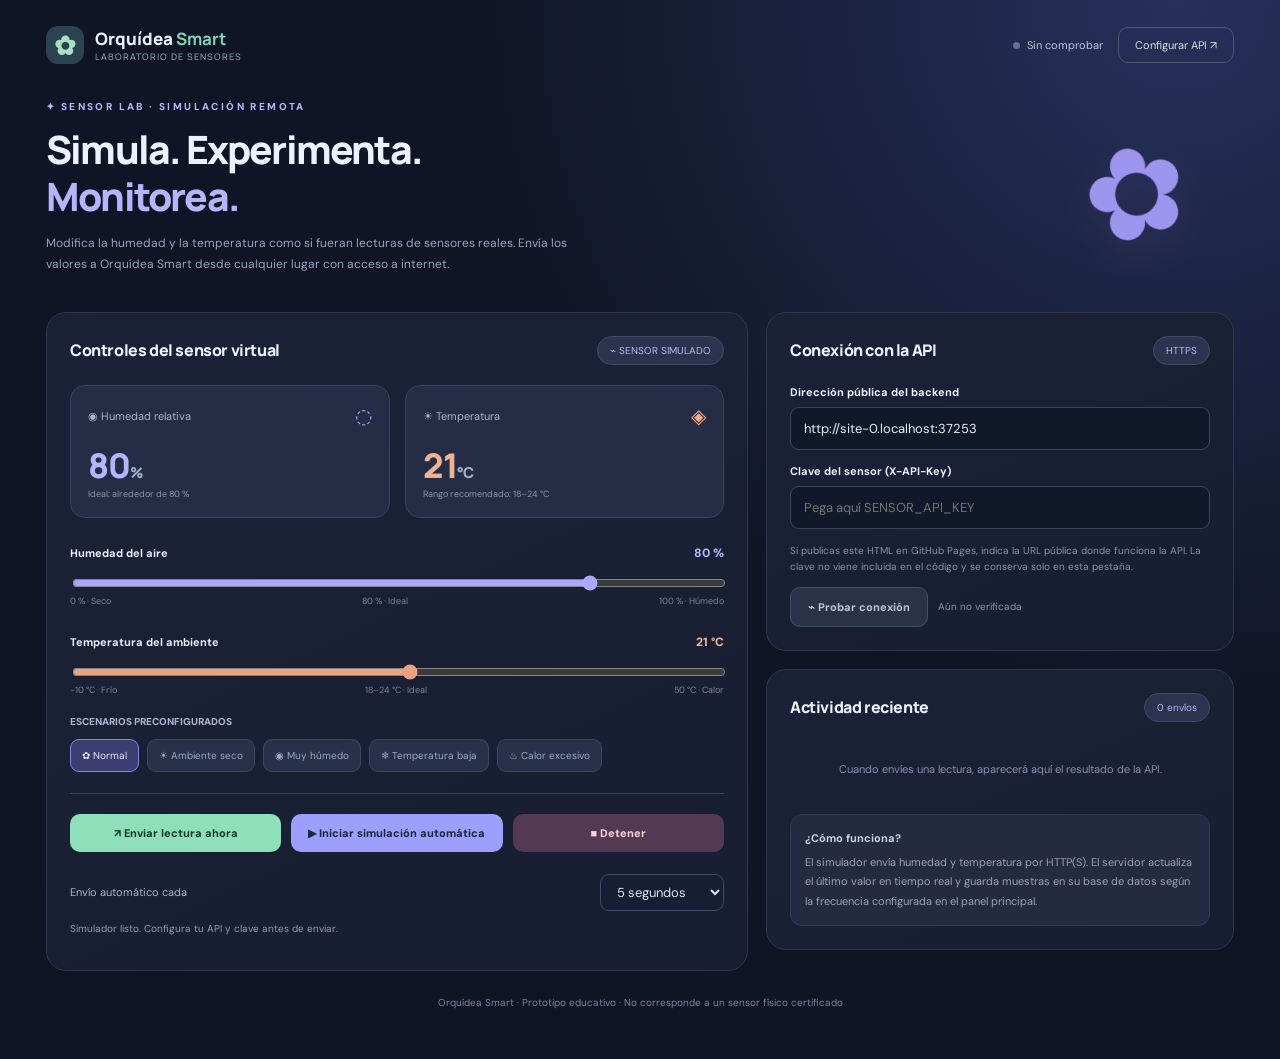
<file: simulador_publico/index.html>
<!doctype html>
<html lang="es">
<head>
<meta charset="UTF-8"><meta name="viewport" content="width=device-width,initial-scale=1">
<meta name="theme-color" content="#161d35"><title>Simulador de sensores | Orquídea Smart</title>
<style>
@import url('https://fonts.googleapis.com/css2?family=DM+Sans:wght@400;500;600;700&family=Manrope:wght@400;500;600;700;800&display=swap');
:root{--blue:#9faafc;--lavender:#d9c2ff;--mint:#81d9bb;--bg:#101525;--card:#1a2034;--line:#30374d;--muted:#939fb9;--text:#eef1ff}*{box-sizing:border-box}body{margin:0;background:radial-gradient(circle at 92% 0%,#26305b 0%,#101525 45%);color:var(--text);font-family:'DM Sans',Arial,sans-serif;font-size:13px;min-height:100vh}button,input,select{font:inherit}button{cursor:pointer}a{color:inherit;text-decoration:none}.page{max-width:1240px;margin:auto;padding:26px 26px 50px}.top{display:flex;align-items:center;justify-content:space-between;gap:14px;margin-bottom:36px}.brand{display:flex;align-items:center;gap:11px;font-family:Manrope;font-size:17px;font-weight:800}.brand b{color:var(--mint)}.brand-mark{width:38px;height:38px;display:grid;place-items:center;background:#2b4250;border-radius:12px;font-size:26px;color:#a9dfc4}.top-actions{display:flex;align-items:center;gap:15px;font-size:11px;color:#a7b2cb}.link{padding:10px 16px;border:1px solid #50586b;border-radius:10px;color:#d0e6df}.badge{display:flex;align-items:center;gap:7px;color:#c0c9df}.badge i{height:7px;width:7px;border-radius:50%;background:#64728a}.badge.connected i{background:#5ddb9b;box-shadow:0 0 0 4px #5ddb9b14}.intro{display:flex;justify-content:space-between;gap:25px;align-items:center;margin-bottom:24px}.eyebrow{font-weight:800;letter-spacing:2.4px;font-size:10px;color:#b2b8ff}.intro h1{font:800 39px/1.2 Manrope,sans-serif;letter-spacing:-1.8px;margin:13px 0}.intro h1 span{color:#b8b3fa}.intro p{color:#98a5bf;font-size:12px;line-height:1.8;max-width:540px}.intro-art{font-size:125px;transform:rotate(-18deg);filter:drop-shadow(0 14px 16px #9d71c21a);color:#9d95ee;margin-right:45px}.grid{display:grid;grid-template-columns:minmax(0,1.5fr) minmax(320px,1fr);gap:18px}.panel{background:linear-gradient(155deg,#1b2237,#181e31);border:1px solid var(--line);border-radius:20px;padding:23px}.panel-title{display:flex;justify-content:space-between;align-items:center;gap:12px;margin-bottom:20px}h2{font:800 16px Manrope,sans-serif;letter-spacing:-.4px;margin:0}.small-label{font-size:10px;color:#94a0bb}.pill{background:#2d334e;color:#b5baf8;border:1px solid #414a68;font-size:10px;border-radius:99px;padding:7px 12px}.connection-form label,.slider-head label{font-weight:700;display:block;font-size:11px}.connection-form input{display:block;width:100%;background:#11182a;color:#e8edfa;border:1px solid #3a455d;padding:12px 13px;margin:8px 0 14px;border-radius:9px;outline:0}.connection-form input:focus{border-color:#9caaf1}.connection-form small{display:block;color:#8794ac;font-size:10px;line-height:1.6;margin-bottom:12px}.row{display:flex;gap:10px;align-items:center}.btn{border:0;border-radius:10px;padding:12px 17px;background:#9d9ffd;color:#1e2540;font-size:11px;font-weight:800}.btn:hover{filter:brightness(1.1)}.btn.secondary{background:#293248;color:#b7c5dc;border:1px solid #44506a}.btn.mint{background:#8fdfbb;color:#113a2d}.btn.danger{background:#533a52;color:#ffcfdf}.btn.full{width:100%}.field-note{font-size:10px;color:#8996b1}.sensor-grid{display:grid;grid-template-columns:1fr 1fr;gap:15px}.sensor{border:1px solid #384361;background:#252c45;padding:17px;border-radius:15px}.sensor .sensor-head{display:flex;align-items:center;justify-content:space-between;font-size:11px;color:#a9b5cc}.sensor .sensor-icon{font-size:20px;color:#9daaf4}.sensor.temp .sensor-icon{color:#f4aa85}.sensor-value{font:800 34px Manrope,sans-serif;letter-spacing:-1px;margin-top:13px}.sensor-value small{font-size:15px;color:#a7b4ce}.sensor-foot{font-size:9px;color:#8799b1}.sensor.temp .sensor-value{color:#f1b28d}.sensor.hum .sensor-value{color:#b5b5ff}.control-group{margin-top:27px}.slider-head{display:flex;justify-content:space-between;align-items:center;margin-bottom:12px}.slider-head output{color:#b5b5ff;font-weight:800;font-size:12px}.slider-head.temp output{color:#efb798}input[type=range]{width:100%;accent-color:#aca7ff;cursor:pointer}input[type=range].hot{accent-color:#eaa37d}.scale{display:flex;justify-content:space-between;font-size:9px;color:#77869f}.scenarios{margin-top:19px}.scenarios .label{font-size:10px;font-weight:800;margin-bottom:11px;color:#aab5cf}.presets{display:flex;flex-wrap:wrap;gap:8px}.preset{background:#283149;color:#9ba9c8;border:1px solid #3b4661;padding:9px 11px;border-radius:9px;font-size:10px}.preset.active{background:#3b3d70;border-color:#8083e9;color:#e6e7ff}.send-panel{margin-top:21px;padding-top:20px;border-top:1px solid #38415a;display:flex;gap:10px}.send-panel button{flex:1}.simulation-settings{display:flex;justify-content:space-between;align-items:center;gap:15px;margin-top:22px}.simulation-settings label{font-size:11px;color:#aab6d1}.simulation-settings select{background:#151e32;color:#dbe2f4;border:1px solid #3e4c66;padding:8px 12px;border-radius:9px;max-width:140px}.indicator{font-size:10px;color:#90a0b5;padding:11px 0;min-height:36px}.log-list{display:grid;gap:9px;max-height:280px;overflow:auto}.log-entry{display:flex;gap:10px;align-items:center;justify-content:space-between;padding:11px;border-radius:10px;background:#232d42;color:#b6c3da;font-size:10px}.log-entry b{color:#8ce0bb}.log-entry.fail b{color:#ffb8ae}.log-entry .reading{color:#d1d8ec}.log-empty{color:#8493ae;font-size:11px;padding:20px;text-align:center}.tips{font-size:11px;color:#96a6bc;line-height:1.75;background:#232a42;border:1px solid #333b53;border-radius:12px;padding:14px;margin-top:18px}.tips strong{display:block;color:#cad4ee;margin-bottom:5px}.tips p{margin:0}.sidebar-stack{display:grid;gap:18px;align-content:start}.footer{margin-top:25px;color:#7887a1;text-align:center;font-size:10px}@media(max-width:900px){.grid{grid-template-columns:1fr}.intro-art{font-size:85px;margin-right:0}}@media(max-width:600px){.page{padding:16px}.intro h1{font-size:28px}.intro-art{display:none}.panel{padding:17px}.top{margin-bottom:22px}.top-actions{gap:8px}.link{padding:9px;font-size:10px}.sensor-grid{gap:9px}.sensor{padding:12px}.sensor-value{font-size:28px}.send-panel{flex-wrap:wrap}.send-panel button{flex:1 1 130px}.brand{font-size:14px}.top-actions .badge{display:none}}
</style></head>
<body>
<div class="page">
<header class="top"><a class="brand" href="#"><span class="brand-mark">✿</span><span>Orquídea <b>Smart</b><small style="display:block;font-size:9px;font-weight:500;letter-spacing:1px;color:#8d9eb0">LABORATORIO DE SENSORES</small></span></a><div class="top-actions"><span class="badge" id="connectionBadge"><i></i><span>Sin comprobar</span></span><a href="#conexion" class="link">Configurar API ↗</a></div></header>
<section class="intro"><div><div class="eyebrow">✦ SENSOR LAB · SIMULACIÓN REMOTA</div><h1>Simula. Experimenta.<br><span>Monitorea.</span></h1><p>Modifica la humedad y la temperatura como si fueran lecturas de sensores reales. Envía los valores a Orquídea Smart desde cualquier lugar con acceso a internet.</p></div><div class="intro-art" aria-hidden="true">✿</div></section>
<div class="grid">
  <div><section class="panel"><div class="panel-title"><h2>Controles del sensor virtual</h2><span class="pill">⌁ SENSOR SIMULADO</span></div>
    <div class="sensor-grid"><div class="sensor hum"><div class="sensor-head"><span>◉ Humedad relativa</span><span class="sensor-icon">◌</span></div><div class="sensor-value"><span id="humDisplay">80</span><small>%</small></div><div class="sensor-foot">Ideal: alrededor de 80 %</div></div><div class="sensor temp"><div class="sensor-head"><span>☀ Temperatura</span><span class="sensor-icon">◈</span></div><div class="sensor-value"><span id="tempDisplay">21</span><small>°C</small></div><div class="sensor-foot">Rango recomendado: 18–24 °C</div></div></div>
    <div class="control-group"><div class="slider-head"><label for="humidity">Humedad del aire</label><output id="humOutput">80 %</output></div><input id="humidity" type="range" min="0" max="100" step="1" value="80"><div class="scale"><span>0 % · Seco</span><span>80 % · Ideal</span><span>100 % · Húmedo</span></div></div>
    <div class="control-group"><div class="slider-head temp"><label for="temperature">Temperatura del ambiente</label><output id="tempOutput">21 °C</output></div><input id="temperature" class="hot" type="range" min="-10" max="50" step="0.5" value="21"><div class="scale"><span>-10 °C · Frío</span><span>18–24 °C · Ideal</span><span>50 °C · Calor</span></div></div>
    <div class="scenarios"><div class="label">ESCENARIOS PRECONFIGURADOS</div><div class="presets"><button class="preset active" type="button" data-h="80" data-t="21">✿ Normal</button><button class="preset" type="button" data-h="43" data-t="22">☀ Ambiente seco</button><button class="preset" type="button" data-h="95" data-t="22">◉ Muy húmedo</button><button class="preset" type="button" data-h="80" data-t="12">❄ Temperatura baja</button><button class="preset" type="button" data-h="79" data-t="33">♨ Calor excesivo</button></div></div>
    <div class="send-panel"><button id="sendOnce" class="btn mint" type="button">↗ Enviar lectura ahora</button><button id="autoStart" class="btn" type="button">▶ Iniciar simulación automática</button><button id="autoStop" class="btn danger" type="button" disabled>■ Detener</button></div>
    <div class="simulation-settings"><label for="interval">Envío automático cada</label><select id="interval"><option value="3">3 segundos</option><option value="5" selected>5 segundos</option><option value="10">10 segundos</option><option value="30">30 segundos</option><option value="60">60 segundos</option></select></div>
    <div class="indicator" id="indicator" role="status">Simulador listo. Configura tu API y clave antes de enviar.</div>
  </section></div>
  <div class="sidebar-stack"><section class="panel" id="conexion"><div class="panel-title"><h2>Conexión con la API</h2><span class="pill">HTTPS</span></div><form class="connection-form" id="connectionForm"><label for="apiUrl">Dirección pública del backend</label><input id="apiUrl" type="url" required placeholder="https://tu-proyecto.onrender.com" autocomplete="url"><label for="apiKey">Clave del sensor (X-API-Key)</label><input id="apiKey" type="password" required placeholder="Pega aquí SENSOR_API_KEY" autocomplete="off"><small>Si publicas este HTML en GitHub Pages, indica la URL pública donde funciona la API. La clave no viene incluida en el código y se conserva solo en esta pestaña.</small><div class="row"><button type="submit" class="btn secondary">⌁ Probar conexión</button><span id="apiHealth" class="field-note">Aún no verificada</span></div></form></section>
  <section class="panel"><div class="panel-title"><h2>Actividad reciente</h2><span id="sentCount" class="pill">0 envíos</span></div><div id="logList" class="log-list"><div class="log-empty">Cuando envíes una lectura, aparecerá aquí el resultado de la API.</div></div><div class="tips"><strong>¿Cómo funciona?</strong><p>El simulador envía humedad y temperatura por HTTP(S). El servidor actualiza el último valor en tiempo real y guarda muestras en su base de datos según la frecuencia configurada en el panel principal.</p></div></section></div>
</div><footer class="footer">Orquídea Smart · Prototipo educativo · No corresponde a un sensor físico certificado</footer>
</div>
<script>
'use strict';
const $=id=>document.getElementById(id);
let intervalId=null,busy=false,count=0,logs=[];
let apiBase=localStorage.getItem('orchid_simulator_api')||window.location.origin;
$('apiUrl').value=apiBase;
function setIndicator(message,bad=false){$('indicator').textContent=message;$('indicator').style.color=bad?'#ffb7a9':'#a6daca';}
function baseUrl(){return $('apiUrl').value.trim().replace(/\/+$/,'');}
function updateValues(){let h=$('humidity').value,t=$('temperature').value;$('humDisplay').textContent=h;$('tempDisplay').textContent=t;$('humOutput').textContent=h+' %';$('tempOutput').textContent=t+' °C';}
function setValues(h,t){$('humidity').value=h;$('temperature').value=t;updateValues();}
function log(ok,message,h,t){count++;$('sentCount').textContent=count+' envíos';logs.unshift({ok,message,h,t,date:new Date().toLocaleTimeString('es-CL')});logs=logs.slice(0,9);$('logList').replaceChildren();for(let event of logs){let div=document.createElement('div');div.className='log-entry'+(event.ok?'':' fail');let a=document.createElement('span');let b=document.createElement('b');a.textContent=event.date+' · '+event.h+'% / '+event.t+'°C';b.textContent=event.ok?'✓ '+event.message:'✕ '+event.message;div.append(a,b);$('logList').appendChild(div);}}
function errorMessage(e){if(e instanceof TypeError)return 'No se pudo conectar (red, CORS o URL)';return e.message;}
async function checkConnection(e){if(e)e.preventDefault();try{let url=baseUrl();if(!/^https?:\/\//.test(url))throw Error('Ingresa una URL válida.');let res=await fetch(url+'/api/health',{cache:'no-store'});if(!res.ok)throw Error('API respondió '+res.status);let body=await res.json();if(!body.ok)throw Error('Esta URL no parece ser la API esperada.');localStorage.setItem('orchid_simulator_api',url);$('connectionBadge').className='badge connected';$('connectionBadge').lastElementChild.textContent='API disponible';$('apiHealth').textContent='✓ Conectado';setIndicator('Conexión correcta. Ahora puedes enviar lecturas.');return true;}catch(err){$('connectionBadge').className='badge';$('connectionBadge').lastElementChild.textContent='Desconectado';$('apiHealth').textContent='Error de conexión';setIndicator(errorMessage(err),true);return false;}}
async function send(){if(busy)return;const url=baseUrl(),key=$('apiKey').value.trim(),h=Number($('humidity').value),t=Number($('temperature').value);if(!url||!key){setIndicator('Ingresa la URL de la API y la clave del sensor.',true);return;}busy=true;$('sendOnce').disabled=true;try{let res=await fetch(url+'/api/measurements',{method:'POST',headers:{'Content-Type':'application/json','X-API-Key':key},body:JSON.stringify({humidity:h,temperature:t,source:'simulador-web'})});let body=await res.json();if(!res.ok)throw Error(body.detail||'Error HTTP '+res.status);let msg=body.stored_in_history?'Guardado en historial':'Actualizado en tiempo real';log(true,msg,h,t);setIndicator('✓ '+h+'% humedad y '+t+'°C enviados correctamente. '+msg+'.');}catch(err){let msg=errorMessage(err);log(false,msg,h,t);setIndicator('Error: '+msg,true);}finally{busy=false;$('sendOnce').disabled=false;}}
function randomWalk(){let currentH=Number($('humidity').value),currentT=Number($('temperature').value);let h=Math.max(0,Math.min(100,currentH+(Math.random()-.5)*2.8));let t=Math.max(-10,Math.min(50,currentT+(Math.random()-.5)*1.1));setValues(h.toFixed(0),t.toFixed(1));}
function stop(){if(intervalId!==null){clearInterval(intervalId);intervalId=null;}$('autoStart').disabled=false;$('autoStop').disabled=true;setIndicator('Simulación automática detenida.');}
$('humidity').addEventListener('input',()=>{document.querySelectorAll('.preset').forEach(b=>b.classList.remove('active'));updateValues();});
$('temperature').addEventListener('input',()=>{document.querySelectorAll('.preset').forEach(b=>b.classList.remove('active'));updateValues();});
document.querySelectorAll('.preset').forEach(b=>b.addEventListener('click',()=>{setValues(b.dataset.h,b.dataset.t);document.querySelectorAll('.preset').forEach(c=>c.classList.toggle('active',c===b));}));
$('connectionForm').addEventListener('submit',checkConnection);
$('sendOnce').addEventListener('click',send);
$('autoStart').addEventListener('click',()=>{if(!$('apiKey').value.trim()){setIndicator('Primero ingresa la clave del sensor.',true);return;}if(intervalId!==null)return;$('autoStart').disabled=true;$('autoStop').disabled=false;const tick=()=>{randomWalk();send();};tick();intervalId=setInterval(tick,Number($('interval').value)*1000);setIndicator('Simulación automática activada.');});
$('autoStop').addEventListener('click',stop);
$('interval').addEventListener('change',()=>{if(intervalId!==null){stop();$('autoStart').click();}});
window.addEventListener('beforeunload',stop);
updateValues();
</script>
</body></html>
</file>
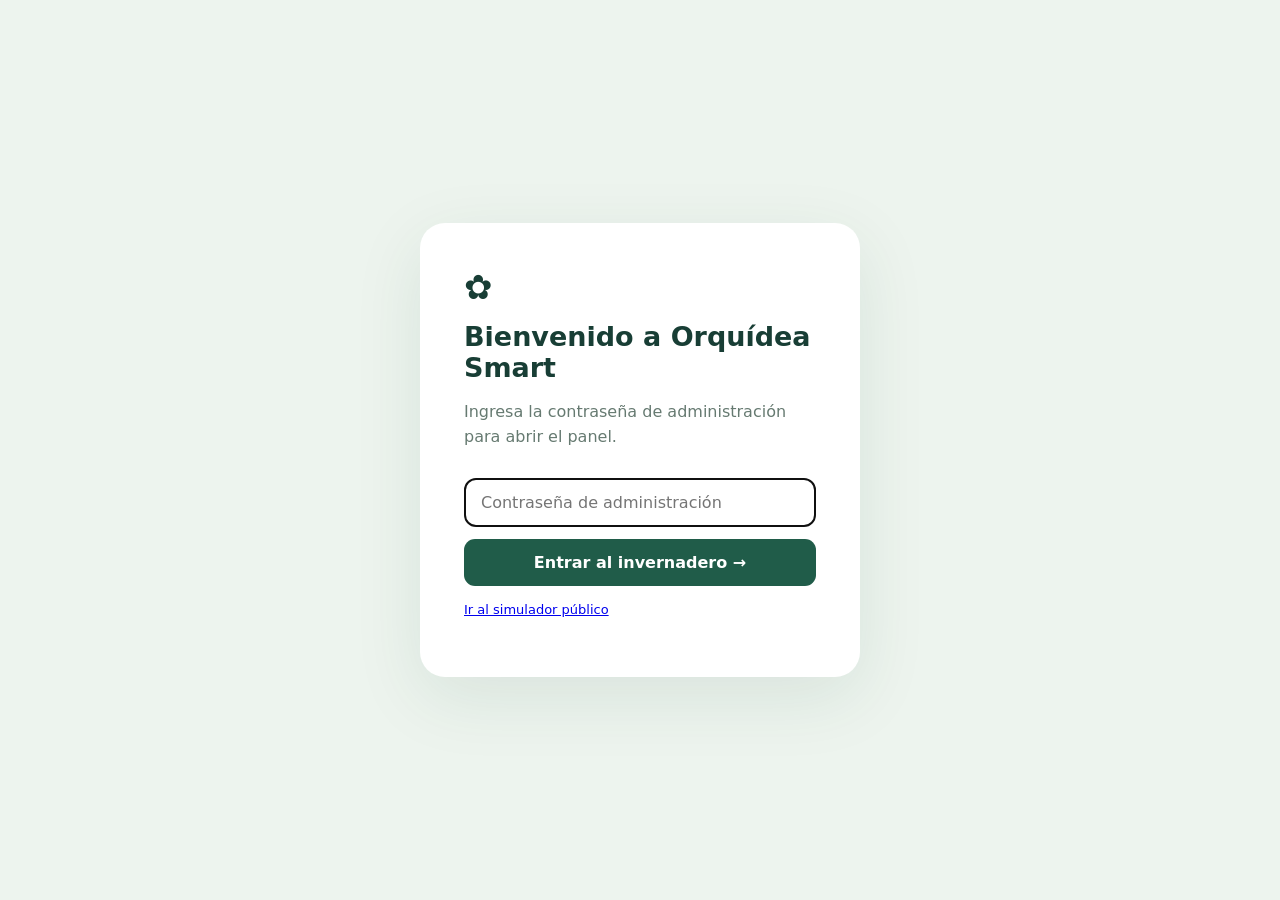
<file: templates/login.html>
<!doctype html><html lang="es"><head><meta charset="UTF-8"><meta name="viewport" content="width=device-width,initial-scale=1"><title>Ingreso · Orquídea Smart</title><style>*{box-sizing:border-box}body{background:#edf4ee;font-family:system-ui,-apple-system,Segoe UI,sans-serif;display:grid;place-items:center;min-height:100vh;margin:0;color:#183e35}main{background:#fff;padding:44px;border-radius:25px;box-shadow:0 20px 70px #15463218;width:min(440px,92%)}h1{font-size:27px;margin:14px 0}p{color:#667a71;line-height:1.6}input,button{width:100%;font:inherit;padding:14px 16px;border-radius:11px}input{border:1px solid #c7d4cd;margin:12px 0}button{background:#205c49;color:white;border:0;cursor:pointer;font-weight:700}small{color:#a33;display:block;margin-top:14px}.logo{font-size:34px}</style></head><body><main><div class="logo">✿</div><h1>Bienvenido a Orquídea Smart</h1><p>Ingresa la contraseña de administración para abrir el panel.</p><form id="f"><input type="password" id="p" aria-label="Contraseña" placeholder="Contraseña de administración" required autofocus><button>Entrar al invernadero →</button></form><small id="err"></small><p style="font-size:13px"><a href="/simulador">Ir al simulador público</a></p></main><script>document.querySelector('#f').onsubmit=async e=>{e.preventDefault();let r=await fetch('/api/login',{method:'POST',headers:{'Content-Type':'application/json'},body:JSON.stringify({password:document.querySelector('#p').value})});if(r.ok)location.href='/';else document.querySelector('#err').textContent='Contraseña incorrecta.'}</script></body></html>
</file>
